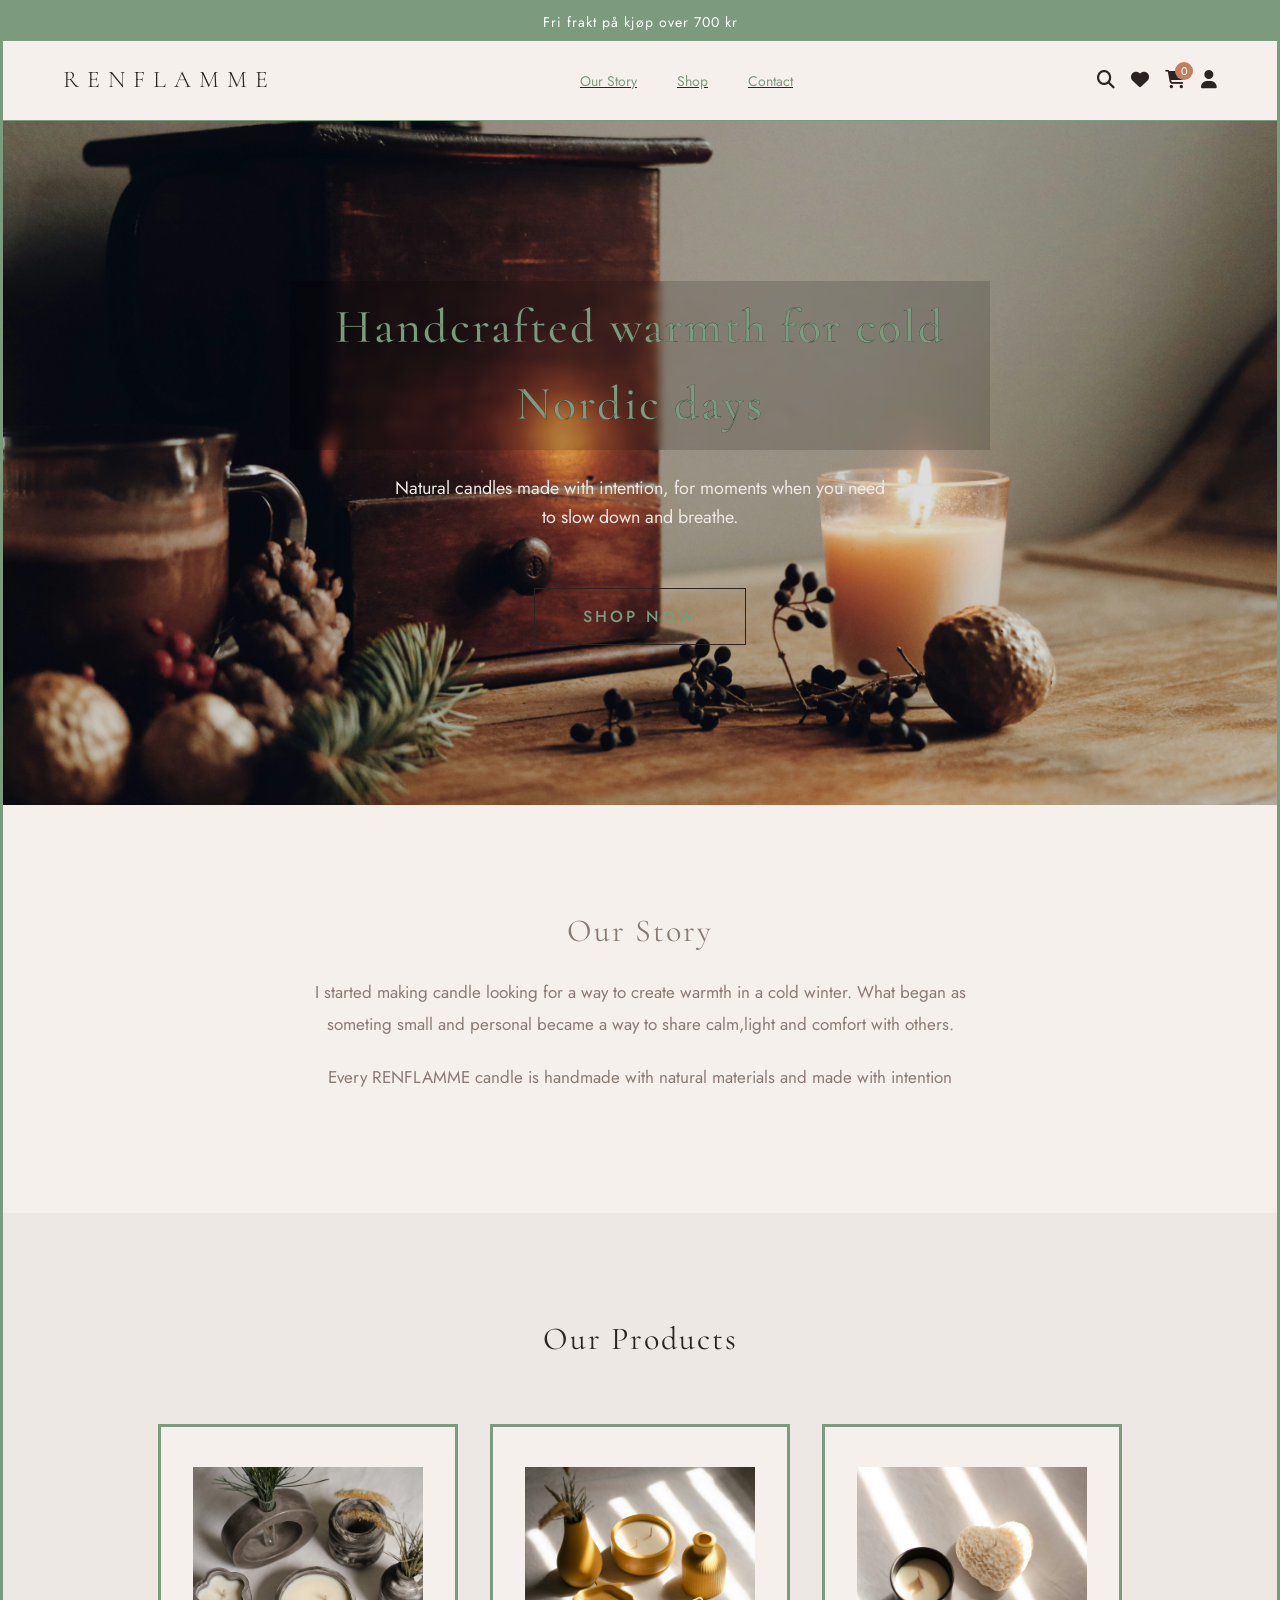
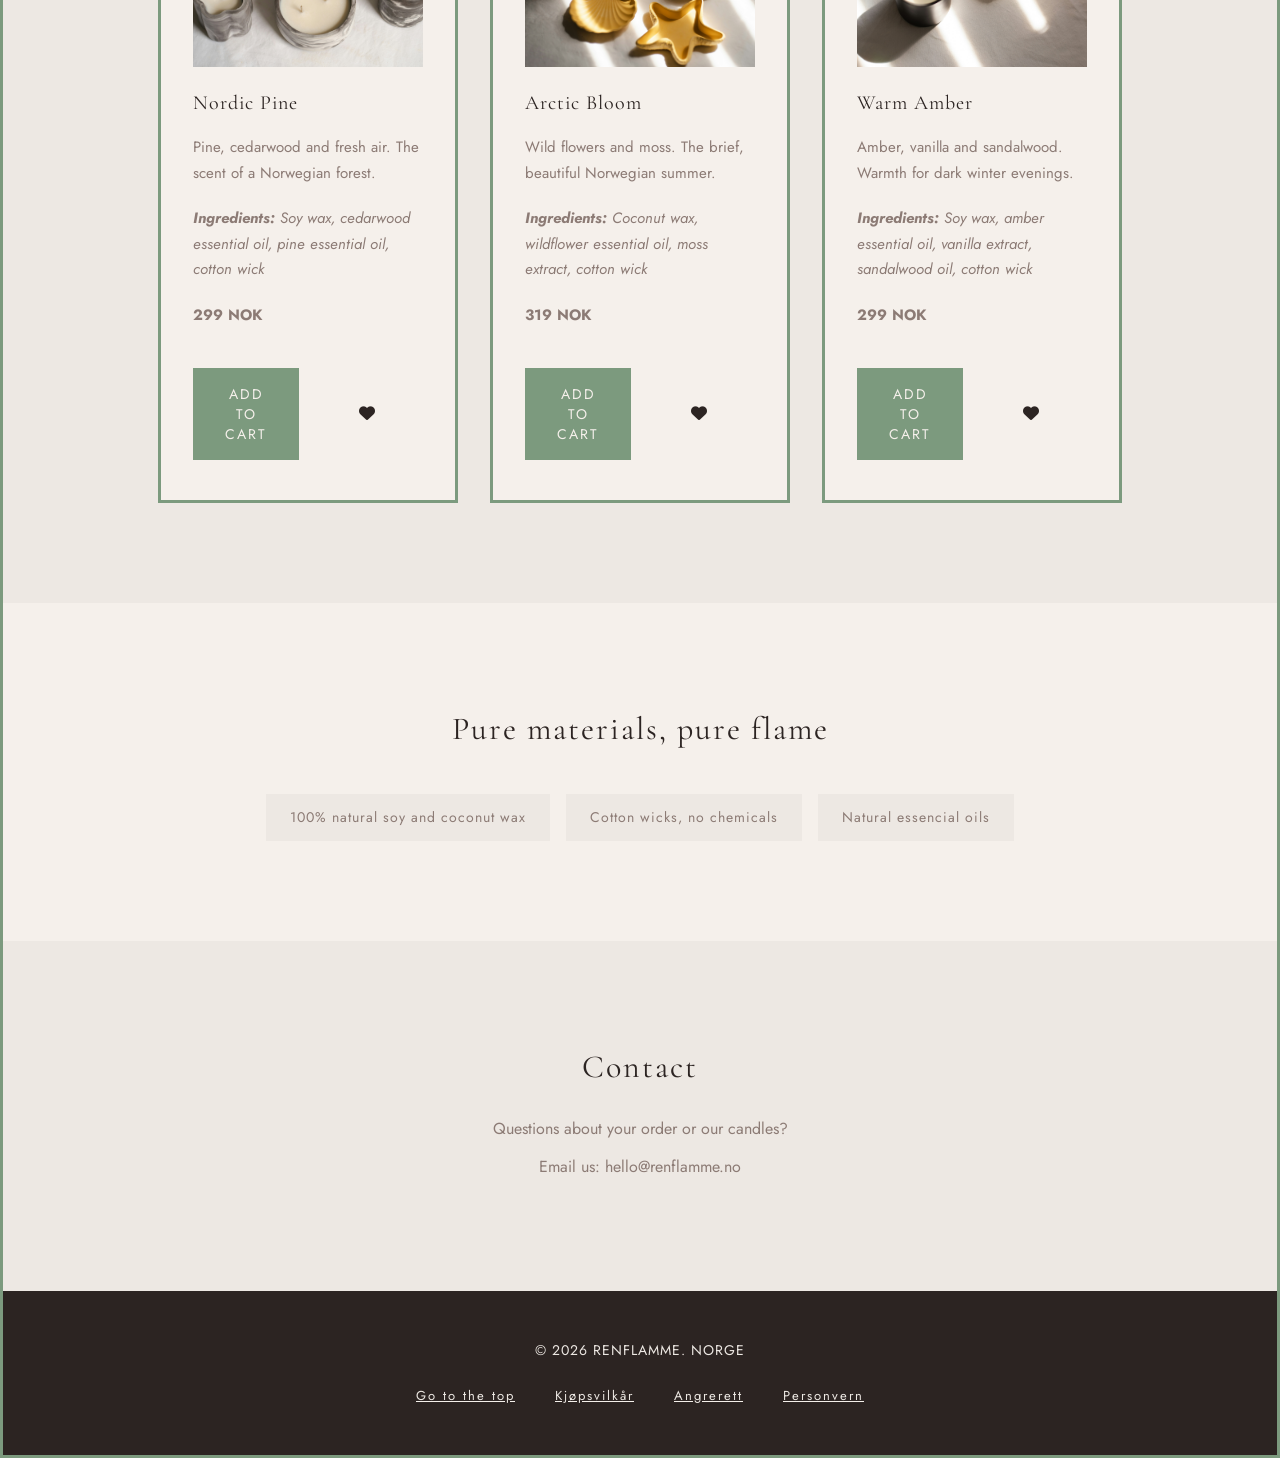
<file: index.html>
<!DOCTYPE html>
<html lang="en">
<head>
    <meta charset="UTF-8">
    <meta name="viewport" content="width=device-width, initial-scale=1.0">
    <title>RENFLAMME - Handcrafted Candles</title>
    <link href="https://fonts.googleapis.com/css2?family=Cormorant+Garamond:wght@300;400;500&family=Jost:wght@300;400;500&display=swap" rel="stylesheet">
    <link rel="stylesheet" href="style.css">
    <link rel="stylesheet" href="https://cdnjs.cloudflare.com/ajax/libs/font-awesome/6.5.0/css/all.min.css">
</head>
<body>

  <!-- Top Banner -->
   <div class="top-banner">
    <p>Fri frakt på kjøp over 700 kr</p>
   </div>

 <!-- Navigation -->
 <nav class="navbar">

  <div class="nav-logo">
    <a href="index.html">RENFLAMME</a>
  </div>

    <ul class="nav-links">
        <li><a href="#story">Our Story</a></li>
        <li><a href="#products">Shop</a></li>
        <li><a href="#contact">Contact</a></li>
    </ul>

    <div class="nav-icons">
      <button class="icon-btn" title="Search"><i class="fa fa-search"></i></button>
      <button class="icon-btn" title="Favorites" onclick="openFavorites()"><i class="fa fa-heart"></i></button>
      <button class="icon-btn" title="cart" onclick="openCart()">
    <i class="fa fa-shopping-cart"></i>
    <span class="cart-count">0</span>
</button>
      <button class="icon-btn" title="Account"><i class="fa fa-user"></i></button>
    </div>

 </nav>

<!-- Hero -->
 <section id="hero">
    <h1>Handcrafted warmth for cold Nordic days</h1>
    <p>Natural candles made with intention, for moments when you need to slow down and breathe.</p>
    <button>Shop Now</button>
 </section>

 <!-- Our story -->
  <section id="story">
    <h2> Our Story </h2>
    <p>I started making candle looking for a way to create warmth in a cold winter. What began as someting small and personal became a way to share calm,light and comfort with others.</p>
    <p>Every RENFLAMME candle is handmade with natural materials and made with intention</p>
  </section>

 <!-- Products -->
  <section id="products">
    <h2>Our Products</h2>
    <div class="product-grid">

    
    </div>
  </section>

<!-- Why my brand is special -->
 <section id="natural">
    <h2>Pure materials, pure flame</h2>
    <ul>
        <li>100% natural soy and coconut wax</li>
        <li>Cotton wicks, no chemicals</li>
        <li>Natural essencial oils</li>
    </ul>
 </section>

 <!-- Contact -->
  <section id="contact">
    <h2>Contact</h2>
    <p>Questions about your order or our candles?</p>
    <p>Email us: hello@renflamme.no</p>
  </section>

  <!-- Footer -->
   <footer>
    <p>© 2026 RENFLAMME. NORGE</p>
    <ul>
      <li><a href="#hero">Go to the top</a></li>
        <li><a href="terms.html">Kjøpsvilkår</a></li>
        <li><a href="returns.html">Angrerett</a></li>
        <li><a href="privacy.html">Personvern</a></li>
    </ul>
   </footer>

   <!-- Favorites Panel -->
<div class="favorites-overlay" onclick="closeFavorites()"></div>
<div class="favorites-panel">
    <div class="cart-header">
        <h2>Favorites</h2>
        <button class="close-cart" onclick="closeFavorites()">✕</button>
    </div>
    <div class="favorites-items"></div>
</div>

   <!-- Cart Panel -->
<div class="cart-overlay" onclick="closeCart()"></div>
<div class="cart-panel">
    <div class="cart-header">
        <h2>Your Cart</h2>
        <button class="close-cart" onclick="closeCart()">✕</button>
    </div>
    <div class="cart-items"></div>
    <div class="cart-footer">
        <p class="cart-total">Total: <span>0 NOK</span></p>
        <button class="checkout-btn">Checkout</button>
    </div>
</div>

<div id="notification"></div>

<script src="script.js"></script>
</body>
</html>
</file>
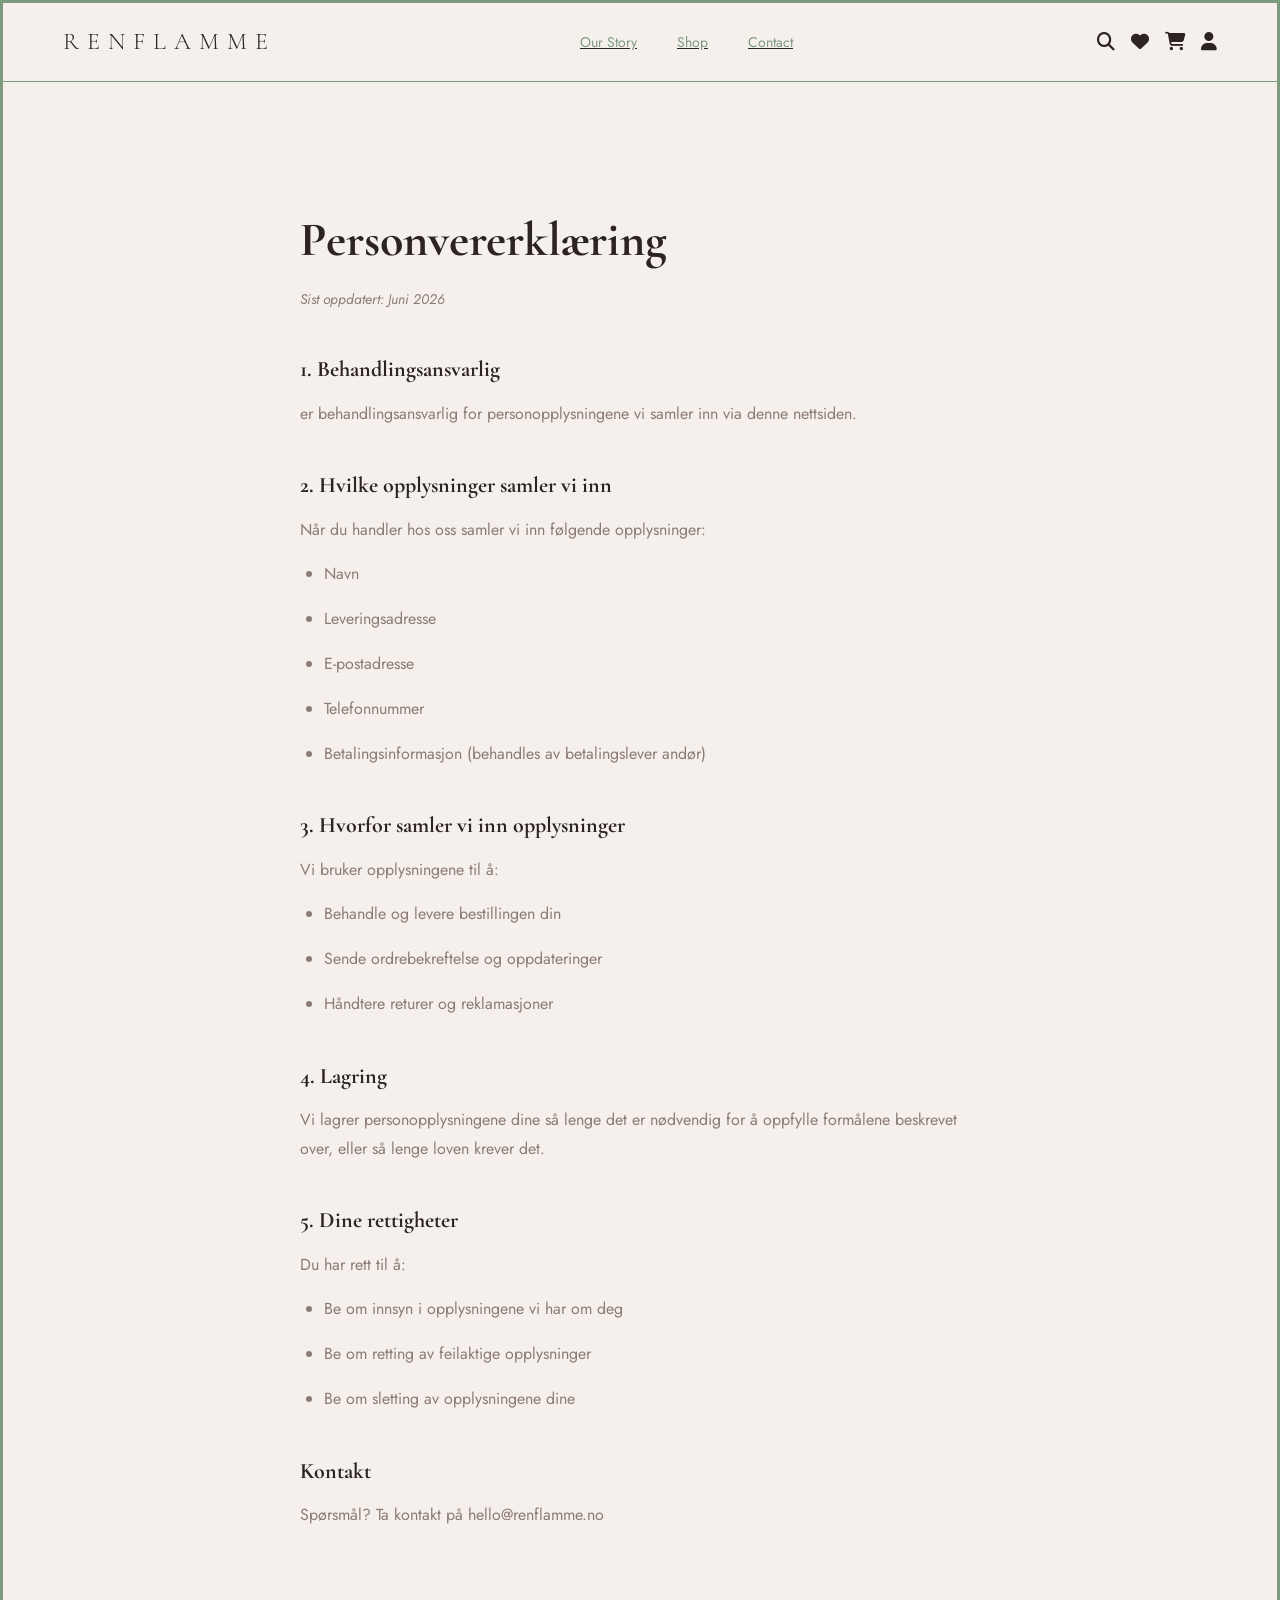
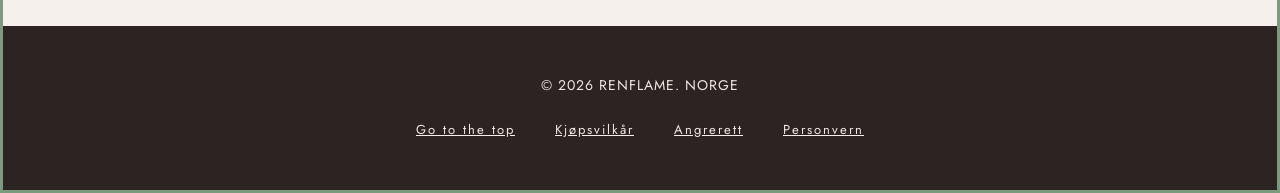
<file: privacy.html>
<!DOCTYPE html>
<html lang="no">
    <head>
        <meta charset="UTF-8">
        <meta name="viewport" content="width=device-width, initial-scale=1.0">
        <title>Personvern - RENFLAMME</title>
        <link href="https://fonts.googleapis.com/css2?family=Cormorant+Garamond:wght@300;400;500&family=Jost:wght@300;400;500&display=swap" rel="stylesheet">
        <link rel="stylesheet" href="style.css">
        <link rel="stylesheet" href="https://cdnjs.cloudflare.com/ajax/libs/font-awesome/6.5.0/css/all.min.css">
    </head>
    <body>

<!-- NAVIGATION -->
<nav class="navbar">

<div class="nav-logo">
    <a href="index.html">RENFLAMME</a>
  </div>

    <ul class="nav-links">
        <li><a href="#story">Our Story</a></li>
        <li><a href="#products">Shop</a></li>
        <li><a href="#contact">Contact</a></li>
    </ul>

    <div class="nav-icons">
      <button class="icon-btn" title="Search"><i class="fa fa-search"></i></button>
      <button class="icon-btn" title="Favorites"><i class="fa fa-heart"></i></button>
      <button class="icon-btn" title="cart"><i class="fa fa-shopping-cart"></i></button>
      <button class="icon-btn" title="Account"><i class="fa fa-user"></i></button>
    </div>
</nav>

<!--  Content -->
  <section class="legal-page">
    <h1>Personvererklæring</h1>
    <p class="legal-updated">Sist oppdatert: Juni 2026</p>
 <h2>1. Behandlingsansvarlig</h2>
 <p> er behandlingsansvarlig for personopplysningene vi samler inn via denne nettsiden.</p>
 <h2>2. Hvilke opplysninger samler vi inn</h2>
 <p>Når du handler hos oss samler vi inn følgende opplysninger:</p>
 <ul>
 <li>Navn</li>
 <li>Leveringsadresse</li>
 <li>E-postadresse</li>
 <li>Telefonnummer</li>
 <li>Betalingsinformasjon (behandles av betalingslever andør)</li>
 </ul>
 <h2>3. Hvorfor samler vi inn opplysninger</h2>
 <p>Vi bruker opplysningene til å:</p>
 <ul>
 <li>Behandle og levere bestillingen din</li>
 <li>Sende ordrebekreftelse og oppdateringer</li>
 <li>Håndtere returer og reklamasjoner</li>
 </ul>
 <h2>4. Lagring</h2>
 <p>Vi lagrer personopplysningene dine så lenge det er nødvendig for å oppfylle formålene beskrevet over, eller så lenge loven krever det.</p>
 <h2>5. Dine rettigheter</h2>
 <p>Du har rett til å:</p>
 <ul>
 <li>Be om innsyn i opplysningene vi har om deg</li>
 <li>Be om retting av feilaktige opplysninger</li>
 <li>Be om sletting av opplysningene dine</li>
 </ul>

<h2>Kontakt</h2>
<p>Spørsmål? Ta kontakt på hello@renflamme.no</p>
  </section>

  <!--  Footer -->
    <footer>
        <p>© 2026 RENFLAME. NORGE</p>
        <ul>
      <liv><a href="#hero">Go to the top</a></liv>
        <li><a href="terms.html">Kjøpsvilkår</a></li>
        <li><a href="returns.html">Angrerett</a></li>
        <li><a href="privacy.html">Personvern</a></li>
    </ul>
    </footer>
    </body>
    </html>
</file>
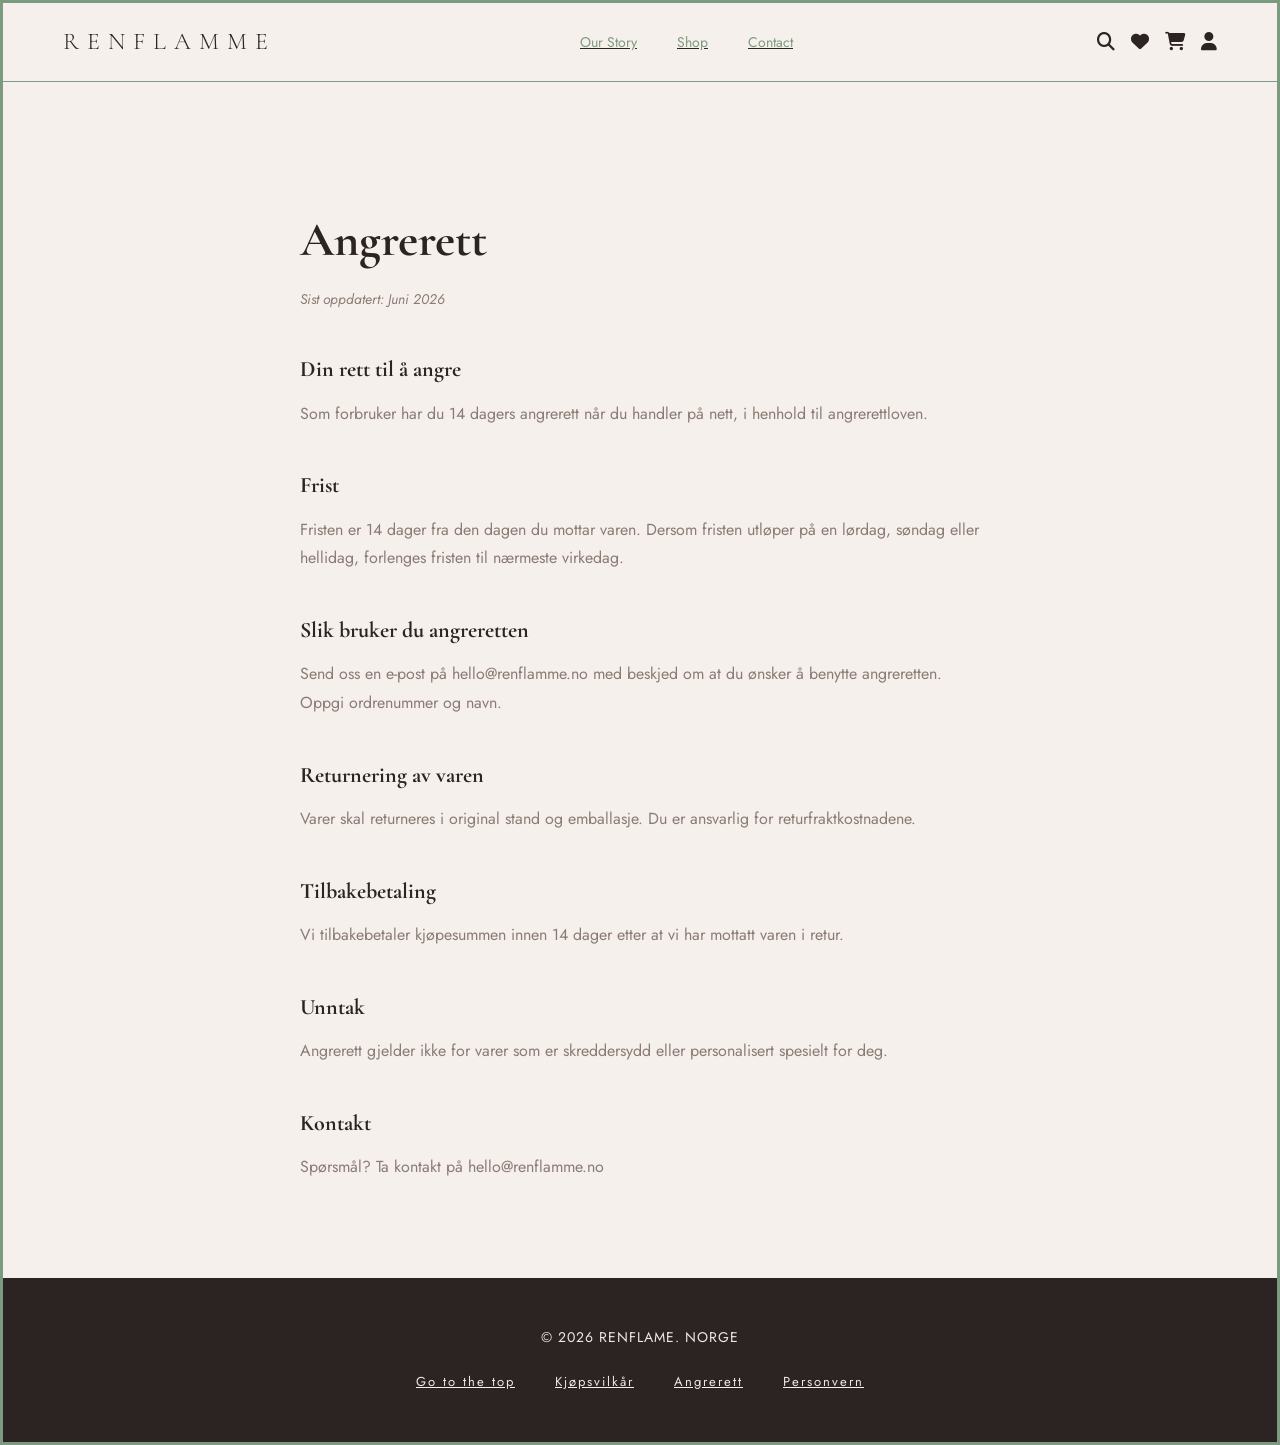
<file: returns.html>
<!DOCTYPE html>
<html lang="no">
    <head>
        <meta charset="UTF-8">
        <meta name="viewport" content="width=device-width, initial-scale=1.0">
        <title>Angrerett - RENFLAMME</title>
        <link href="https://fonts.googleapis.com/css2?family=Cormorant+Garamond:wght@300;400;500&family=Jost:wght@300;400;500&display=swap" rel="stylesheet">
        <link rel="stylesheet" href="style.css">
        <link rel="stylesheet" href="https://cdnjs.cloudflare.com/ajax/libs/font-awesome/6.5.0/css/all.min.css">
    </head>
    <body>

<!-- NAVIGATION -->
<nav class="navbar">

<div class="nav-logo">
    <a href="index.html">RENFLAMME</a>
  </div>

    <ul class="nav-links">
        <li><a href="#story">Our Story</a></li>
        <li><a href="#products">Shop</a></li>
        <li><a href="#contact">Contact</a></li>
    </ul>

    <div class="nav-icons">
      <button class="icon-btn" title="Search"><i class="fa fa-search"></i></button>
      <button class="icon-btn" title="Favorites"><i class="fa fa-heart"></i></button>
      <button class="icon-btn" title="cart"><i class="fa fa-shopping-cart"></i></button>
      <button class="icon-btn" title="Account"><i class="fa fa-user"></i></button>
    </div>
</nav>

<!--  Content -->
  <section class="legal-page">
    <h1>Angrerett</h1>
    <p class="legal-updated">Sist oppdatert: Juni 2026</p>

<h2>Din rett til å angre</h2>
<P>Som forbruker har du 14 dagers angrerett når du handler på nett, i henhold til angrerettloven.</P>

<h2>Frist</h2>
<p>Fristen er 14 dager fra den dagen du mottar varen. Dersom fristen utløper på en lørdag, søndag eller hellidag, forlenges fristen til nærmeste virkedag.</p>

<h2>Slik bruker du angreretten</h2>
<p>Send oss en e-post på hello@renflamme.no med beskjed om at du ønsker å benytte angreretten. Oppgi ordrenummer og navn.</p>

<h2>Returnering av varen</h2>
<p>Varer skal returneres i original stand og emballasje. Du er ansvarlig for returfraktkostnadene.</p>

<h2>Tilbakebetaling</h2>
<p>Vi tilbakebetaler kjøpesummen innen 14 dager etter at vi har mottatt varen i retur.</p>

<h2>Unntak</h2>
<p>Angrerett gjelder ikke for varer som er skreddersydd eller personalisert spesielt for deg.</p>

<h2>Kontakt</h2>
<p>Spørsmål? Ta kontakt på hello@renflamme.no</p>
  </section>

  <!--  Footer -->
    <footer>
        <p>© 2026 RENFLAME. NORGE</p>
        <ul>
      <liv><a href="#hero">Go to the top</a></liv>
        <li><a href="terms.html">Kjøpsvilkår</a></li>
        <li><a href="returns.html">Angrerett</a></li>
        <li><a href="privacy.html">Personvern</a></li>
    </ul>
    </footer>
    </body>
    </html>
</file>
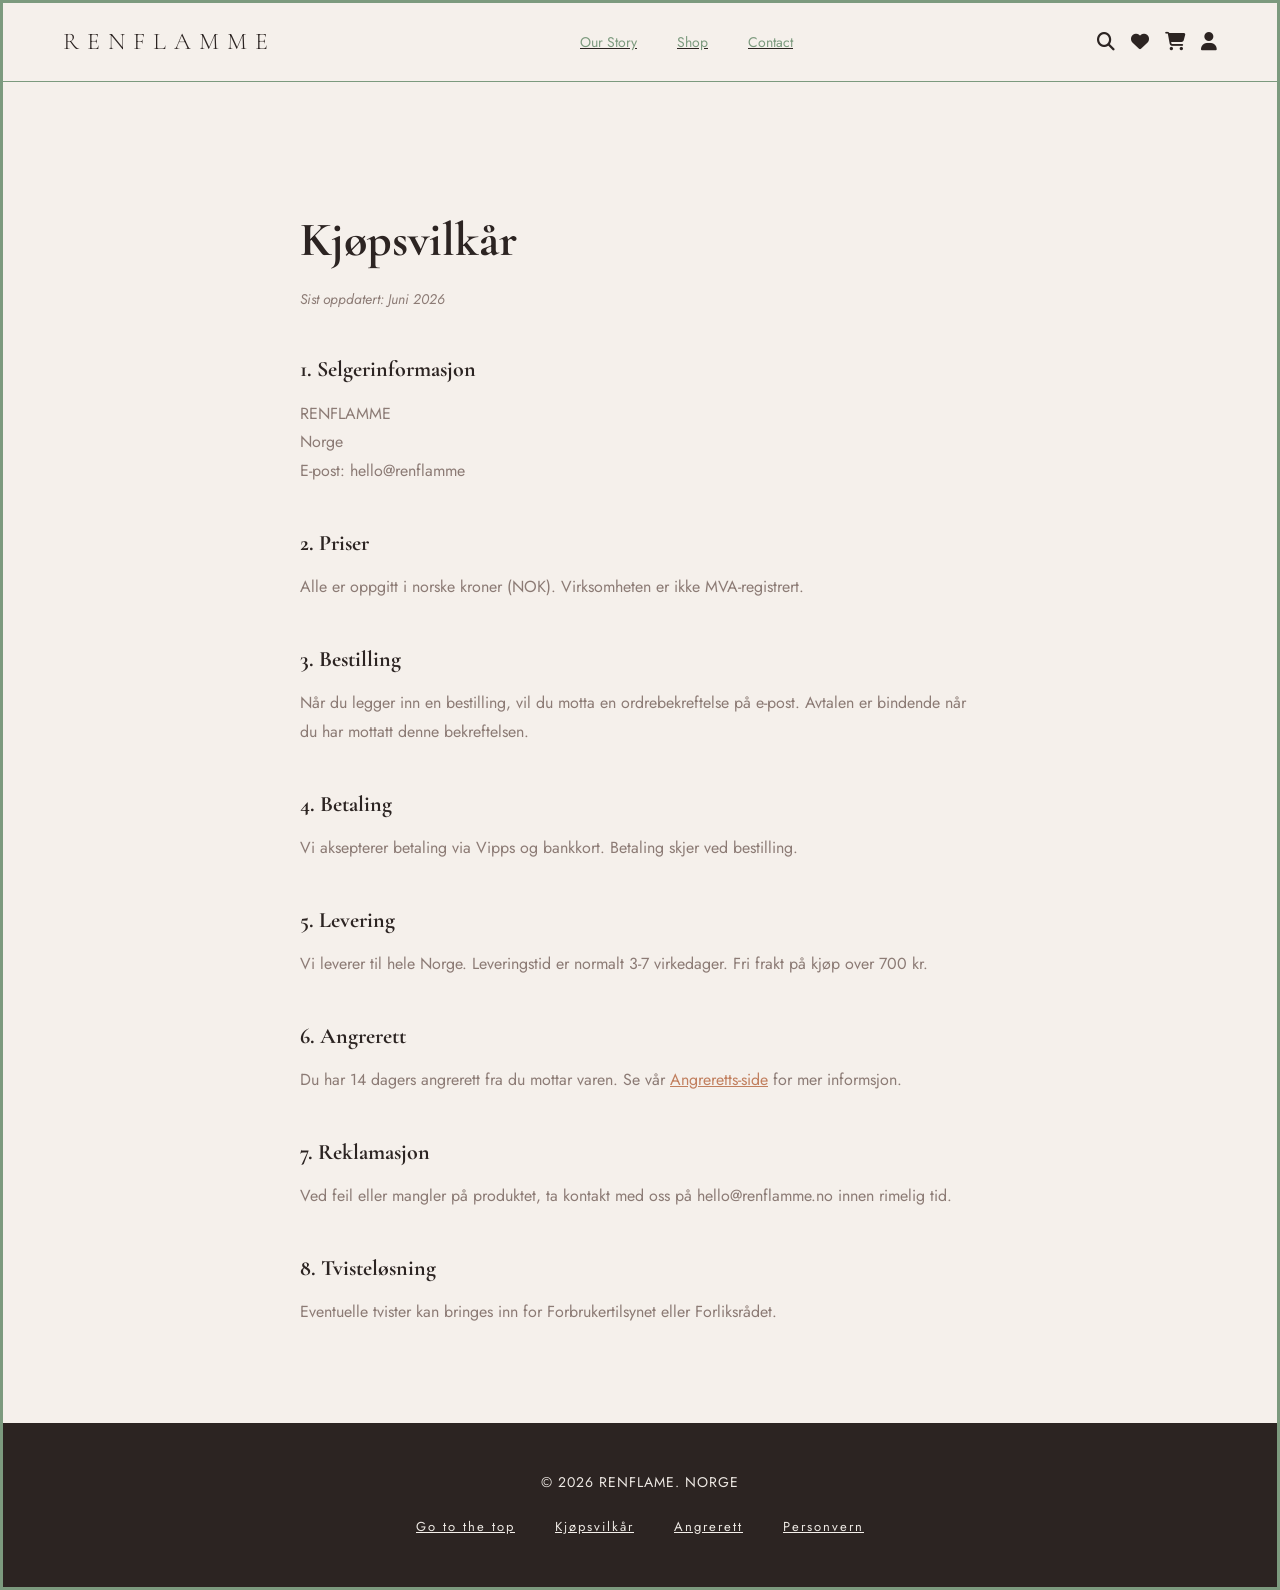
<file: terms.html>
<!DOCTYPE html>
<html lang="no">
    <head>
        <meta charset="UTF-8">
        <meta name="viewport" content="width=device-width, initial-scale=1.0">
        <title>Kjøpsvilkår - RENFLAMME</title>
        <link href="https://fonts.googleapis.com/css2?family=Cormorant+Garamond:wght@300;400;500&family=Jost:wght@300;400;500&display=swap" rel="stylesheet">
        <link rel="stylesheet" href="style.css">
        <link rel="stylesheet" href="https://cdnjs.cloudflare.com/ajax/libs/font-awesome/6.5.0/css/all.min.css">
    </head>
    <body>

<!-- NAVIGATION -->
<nav class="navbar">

<div class="nav-logo">
    <a href="index.html">RENFLAMME</a>
  </div>

    <ul class="nav-links">
        <li><a href="#story">Our Story</a></li>
        <li><a href="#products">Shop</a></li>
        <li><a href="#contact">Contact</a></li>
    </ul>

    <div class="nav-icons">
      <button class="icon-btn" title="Search"><i class="fa fa-search"></i></button>
      <button class="icon-btn" title="Favorites"><i class="fa fa-heart"></i></button>
      <button class="icon-btn" title="cart"><i class="fa fa-shopping-cart"></i></button>
      <button class="icon-btn" title="Account"><i class="fa fa-user"></i></button>
    </div>
</nav>

<!--  Content -->
  <section class="legal-page">
    <h1>Kjøpsvilkår</h1>
    <p class="legal-updated">Sist oppdatert: Juni 2026</p>

    <h2>1. Selgerinformasjon</h2>
    <p>RENFLAMME<br>
    Norge<br>
E-post: hello@renflamme</p>

<h2>2. Priser</h2>
<P>Alle er oppgitt i norske kroner (NOK). Virksomheten er ikke MVA-registrert.</P>

<h2>3. Bestilling</h2>
<p>Når du legger inn en bestilling, vil du motta en ordrebekreftelse på e-post. Avtalen er bindende når du har mottatt denne bekreftelsen.</p>

<h2>4. Betaling</h2>
<p> Vi aksepterer betaling via Vipps og bankkort. Betaling skjer ved bestilling.</p>

<h2>5. Levering</h2>
<p>Vi leverer til hele Norge. Leveringstid er normalt 3-7 virkedager. Fri frakt på kjøp over 700 kr.</p>

<h2>6. Angrerett</h2>
<p>Du har 14 dagers angrerett fra du mottar varen. Se vår <a href="returns.html">Angreretts-side</a> for mer informsjon.</p>

<h2>7. Reklamasjon</h2>
<p>Ved feil eller mangler på produktet, ta kontakt med oss på hello@renflamme.no innen rimelig tid.</p>

<h2>8. Tvisteløsning</h2>
<p>Eventuelle tvister kan bringes inn for Forbrukertilsynet eller Forliksrådet.</p>
  </section>

  <!--  Footer -->
    <footer>
        <p>© 2026 RENFLAME. NORGE</p>
        <ul>
      <liv><a href="#hero">Go to the top</a></liv>
        <li><a href="terms.html">Kjøpsvilkår</a></li>
        <li><a href="returns.html">Angrerett</a></li>
        <li><a href="privacy.html">Personvern</a></li>
    </ul>
    </footer>
    </body>
    </html>
</file>
<file: style.css>
/* RENFLAMME */

/* Color */
:root {
    --beige: #F5F0EB;
    --beige-dark: #EDE8E3;
    --text: #2C2422;
    --text-soft: #8C7B75;
    --sage: #7C9A7E;
    --terracota: #C17F5E;
}

/* Reset */
*{
    margin: 0;
    padding: 0;
    box-sizing: border-box;
}

body {
    background-color: var(--beige);
    color: var(--text);
    font-family: 'Jost', sans-serif;
    font-size: 16px;
    line-height: 1.6;
    border: solid;
    border-color:#7C9A7E;
}

h1, h2, h3 {
    font-family: 'Cormorant Garamond', serif;
}

/* Top Banner */

.top-banner {
    background-color: var(--sage);
    color: white;
    text-align: center;
    padding: 8px;
    font-size: 14px;
    letter-spacing: 1px;
}

/* Navigation */

.navbar {
    display: flex;
    justify-content: space-between;
    align-items: center;
    padding: 20px 60px;
    background-color: var(--beige);
    border-bottom: 1px solid var(--sage);
}

.nav-logo a {
    font-size: 24px;
    font-weight: 300;
    letter-spacing: 8px;
    color: var(--text);
    text-decoration: none;
    font-family: 'Cormorant Garamond', serif;
    text-transform: uppercase;
}

.nav-links {
    list-style: none;
    display: flex;
    gap: 40px;
    text-decoration: underline;
}

.nav-links a {
    color: var(--sage);
    text-decoration: none;
    font-size: 14px;
    letter-spacing: 1 px;
}

.nav-links a:hover {
    color: var(--terracota);
}

.nav-icons {
    display: flex;
    gap: 16px;
    background-color: transparent;
}

.icon-btn {
    background: none;
    border: none;
    font-size: 18px;
    cursor: pointer;
    color: var(--text);
    position: relative;
}

.icon-btn:hover {
    color: var(--terracota);
}

/* hero */

#hero {
    text-align: center;
    padding: 160px 60px;
    background-image: url('images/jessica-mangano-TwXhBwEsxwE-unsplash.jpg');
    background-size: cover;
    background-position: center;
    background-repeat: no-repeat;
    position: relative;
}

#hero h1 {
    font-size: 48px;
    font-weight: 500;
    text-shadow: 0px, 0px, 0px, rgba(0, 0, 0, 0.9);
    letter-spacing: 2px;
    margin-bottom: 24px;
    color: var(--sage);
    max-width: 700px;
    margin-left: auto;
    margin-right: auto;
    -webkit-text-stroke: 0.2px rgba(0, 0, 0, 0.8);
    backdrop-filter: blur(4px);
    background-color: rgba(0, 0, 0, 0.15);
    padding: 8px 20px;
}

#hero p {
    font-size: 18px;
    color:var(--beige-dark);
    margin-bottom: 40px;
    max-width: 500px;
    margin-left: auto;
    margin-right: auto;
    text-shadow: 1px, 1px 8px rgba(0, 0, 0, 0.6);
}

#hero button {
    background-color: transparent;
    color: var(--sage);
    border: 1px solid var(--text);
    padding: 16px 48px;
    font-size: 16px;
    font-weight: 500;
    letter-spacing: 3px;
    cursor: pointer;
    font-family: 'Jost', sans-serif;
    text-transform: uppercase;
    margin-top: 16px;
} 

#hero button:hover {
    background-color: var(--sage);
    color: var(--text)
}

/* OUR STORE */

#story {
    padding: 100px 60px;
    max-width: 800px;
    margin: 0 auto;
    text-align: center;
    background-color: var(--beige);
}

#story h2 {
    font-size: 32px;
    font-weight: normal;
    letter-spacing: 2px;
    margin-bottom: 20px;
    color: var(--text-soft);
}

#story p {
    font-size: 17px;
    color: var(--text-soft);
    margin-bottom: 20px;
    line-height: 1.9;
}

/* PRODUCTS */

#products {
    padding: 100px 60px;
    background-color: var(--beige-dark);
    text-align: center;
}

#products h2 {
    font-size: 32px;
    font-weight: normal;
    letter-spacing: 2px;
    margin-bottom: 60px;
    color: var(--text);
}

.product-grid {
    display: flex;
    gap: 32px;
    justify-content: center;
    flex-wrap: wrap;
}

.product-card {
    background-color: var(--beige);
    padding: 40px 32px;
    width: 300px;
    text-align: left;
    border: solid;
    border-color:#7C9A7E;
    display: flex;
    flex-direction: column;
}

.product-card h3 {
    font-size: 20px;
    font-weight: normal;
    letter-spacing: 1px;
    margin-bottom: 16px;
    color: var(--text);
}

.product-card p {
    font-size: 15px;
    color: var(--text-soft);
    margin-bottom: 20px;
    line-height: 1.7;
}

.product-card img {
    width: 100%;
    height: 200px;
    object-fit: cover;
    object-position: center;
    display: block;
    margin-bottom: 20px;
}

.price {
    font-size: 18px;
    color: var(--terracota);
    font-weight: bold;
    margin-bottom: 24px;
}

/* PURE MATERIALS */

#natural {
    padding: 100px 60px;
    text-align: center;
}

#natural h2 {
    font-size: 32px;
    font-weight: normal;
    letter-spacing: 2px;
    margin-bottom: 40px;
    color: var(--text);
}

#natural ul {
    list-style: none;
    display: flex;
    flex-wrap: wrap;
    justify-content: center;
    gap: 16px;
}

#natural li {
    background-color: var(--beige-dark);
    padding: 12px 24px;
    font-size: 14px;
    letter-spacing: 1px;
    color: var(--text-soft);
}

/* CONTACT */

#contact {
    padding: 100px 60px;
    background-color: var(--beige-dark);
    text-align: center;
}

#contact h2 {
    font-size: 32px;
    font-weight: normal;
    letter-spacing: 2px;
    margin-bottom: 24px;
    color: var(--text);
}

#contact p {
    font-size: 16px;
    color: var(--text-soft);
    margin-bottom: 12px;
}

/* FOOTER */

footer {
    padding: 48px 60px;
    background-color: var(--text);
    color: var(--beige);
    text-align: center;
}

footer p {
    font-size: 14px;
    letter-spacing: 1px;
    margin-bottom: 20px;
    color: var(--beige-dark);  
}

footer a {
    color: var(--beige-dark);
    text-decoration: none;
    font-size: 13px;
    letter-spacing: 1px;
}

footer a:hover {
    color: var(--terracota);
}

/* fix favorite button */

.product-buttons {
    display: flex;
    gap: 12px;
    align-items: center;
    margin-top: 20px;
    color: var(--terracota);
}

.add-to-cart-btn {
    background-color: var(--sage);
    color: var(--beige);
    border: none;
    padding: 16px 32px;
    font-size: 14px;
    letter-spacing: 2px;
    cursor: pointer;
    font-family: 'Jost', sans-serif;
    text-transform: uppercase;
    width: auto;
    display: inline-block;
}

.add-to-cart-btn:hover {
    background-color: var(--terracota);
}

/* fix footer links */

footer ul {
    display: flex;
    justify-content: center;
    gap: 40px;
    margin-top: 16px;
    text-decoration: underline;
}

footer li {
    list-style: none;
}

footer a {
    color: var(--beige-dark);
    text-decoration: none;
    font-size: 13px;
    letter-spacing: 2px;
}

footer a:hover {
    color: var(--terracota);
}

.favorite-btn {
    background-color: transparent;
    border: 1spx solid var(--text-soft);
    color: var(--text);
    padding: 14px 20px;
    font-size: 16px;
    cursor: pointer;
    width: 100%;
}

.favorite-btn:hover {
    border-color: var(--terracota);
    color: var(--terracota);
}

/* Ingredients */
.ingredients {
    font-size: 13px;
    color: var(--text-soft);
    font-style: italic;
    margin-bottom: 12px;
    line-height: 1.6;
    }

/* Legal Pages */
.legal-page {
  max-width: 800px;
  margin: 0 auto;
  padding: 120px 60px 80px 60px;
}

.legal-page h1 {
  font-size: 48px;
  margin-bottom: 8px;
}

.legal-updated {
  color: var(--text-soft);
  font-size: 14px;
  margin-bottom: 48px;
  font-style: italic;
}

.legal-page h2 {
  font-size: 22px;
  margin-top: 40px;
  margin-bottom: 12px;
}

.legal-page p,
.legal-page li {
  color: var(--text-soft);
  line-height: 1.8;
  margin-bottom: 16px;
}

.legal-page ul {
  padding-left: 24px;
}

.legal-page a {
  color: var(--terracota);
  text-decoration: underline;
}

/* Cart Panel */
.cart-overlay {
    display: none;
    position: fixed;
    top: 0;
    left: 0;
    width: 100%;
    height: 100%;
    background-color: rgba(0, 0, 0, 0.4);
    z-index: 100;
}

.cart-panel {
    display: none;
    position: fixed;
    top: 0;
    right: 0;
    width: 380px;
    height: 100%;
    background-color: var(--beige);
    z-index: 101;
    padding: 40px 32px;
    flex-direction: column;
}

.cart-header {
    display: flex;
    justify-content: space-between;
    align-items: center;
    margin-bottom: 32px;
}

.cart-header h2 {
    font-size: 28px;
    font-weight: normal;
    letter-spacing: 2px;
}

.close-cart {
    background: none;
    border: none;
    font-size: 20px;
    cursor: pointer;
    color: var(--text);
}

.cart-items {
    flex: 1;
    overflow-y: auto;
}

.cart-item {
    display: flex;
    justify-content: space-between;
    align-items: center;
    padding: 16px 0;
    border-bottom: 1px solid var(--beige-dark);
}

.cart-item p {
    font-size: 15px;
    color: var(--text);
}

.cart-item span {
    font-size: 14px;
    color: var(--text-soft);
}

.cart-footer {
    margin-top: 32px;
    border-top: 1px solid var(--beige-dark);
    padding-top: 24px;
}

.cart-total {
    font-size: 18px;
    margin-bottom: 20px;
    color: var(--text);
}

.checkout-btn {
    width: 100%;
    background-color: var(--sage);
    color: var(--beige);
    border: none;
    padding: 16px;
    font-size: 14px;
    letter-spacing: 2px;
    text-transform: uppercase;
    cursor: pointer;
    font-family: 'Jost', sans-serif;
}

.checkout-btn:hover {
    background-color: var(--terracota);
}

.cart-open {
    display: flex;
}

.overlay-open {
    display: block;
}

/* Remove button in cart */
.remove-btn {
    background: none;
    border: none;
    color: var(--text-soft);
    font-size: 14px;
    cursor: pointer;
    padding: 4px 8px;
}

.remove-btn:hover {
    color: var(--terracota);
}

/* Cart counter badge */
.cart-count {
    position: absolute;
    top: -8px;
    right: -8px;
    background-color: var(--terracota);
    color: white;
    font-size: 11px;
    width: 18px;
    height: 18px;
    border-radius: 50%;
    display: flex;
    align-items: center;
    justify-content: center;
    font-family: 'Jost', sans-serif;
}

/* Product Detail Page */
.product-detail {
    display: flex;
    gap: 60px;
    padding: 120px 60px;
    max-width: 1100px;
    margin: 0 auto;
}

.product-detail-image {
    flex: 1;
}

.product-detail-image img {
    width: 100%;
    height: 500px;
    object-fit: cover;
}

.product-detail-info {
    flex: 1;
    display: flex;
    flex-direction: column;
    gap: 24px;
}

.product-detail-info h1 {
    font-size: 48px;
    font-weight: normal;
    letter-spacing: 3px;
}

.product-detail-info p {
    font-size: 16px;
    color: var(--text-soft);
    line-height: 1.8;
}

#product-price {
    font-size: 28px;
    color: var(--terracotta);
    font-weight: bold;
}

.back-link {
    color: var(--text-soft);
    text-decoration: none;
    font-size: 14px;
    letter-spacing: 1px;
    margin-top: 16px;
}

.back-link:hover {
    color: var(--terracotta);
}

#product-ingredients {
    font-size: 14px;
    color: var(--text-soft);
    font-style: italic;
}

#product-ingredients::before {
    content: "Ingredients: ";
    font-weight: bold;
    font-style: normal;
}

/* Cart item controls */
.cart-item {
    cursor: pointer;
}

.cart-item-controls {
    display: flex;
    align-items: center;
    gap: 8px;
}

.qty-btn {
    background: none;
    border: 1px solid var(--text-soft);
    color: var(--text);
    width: 24px;
    height: 24px;
    cursor: pointer;
    font-size: 14px;
    display: flex;
    align-items: center;
    justify-content: center;
}

.qty-btn:hover {
    border-color: var(--terracotta);
    color: var(--terracotta);
}

.qty {
    font-size: 14px;
    min-width: 20px;
    text-align: center;
}

/* Notification */
#notification {
    position: fixed;
    bottom: 32px;
    right: 32px;
    background-color: var(--text);
    color: var(--beige);
    padding: 16px 24px;
    font-size: 14px;
    letter-spacing: 1px;
    opacity: 0;
    transition: opacity 0.3s ease;
    z-index: 200;
}

#notification.show {
    opacity: 1;
}

/* Favorite button active */
.favorite-btn.active {
    color: var(--terracotta);
    border-color: var(--terracotta);
}

/* Favorites Panel */
.favorites-overlay {
    display: none;
    position: fixed;
    top: 0;
    left: 0;
    width: 100%;
    height: 100%;
    background-color: rgba(0, 0, 0, 0.4);
    z-index: 100;
}

.favorites-panel {
    display: none;
    position: fixed;
    top: 0;
    right: 0;
    width: 380px;
    height: 100%;
    background-color: var(--beige);
    z-index: 101;
    padding: 40px 32px;
    flex-direction: column;
}

.favorites-panel.cart-open {
    display: flex;
}

.favorites-overlay.overlay-open {
    display: block;
}
</file>
